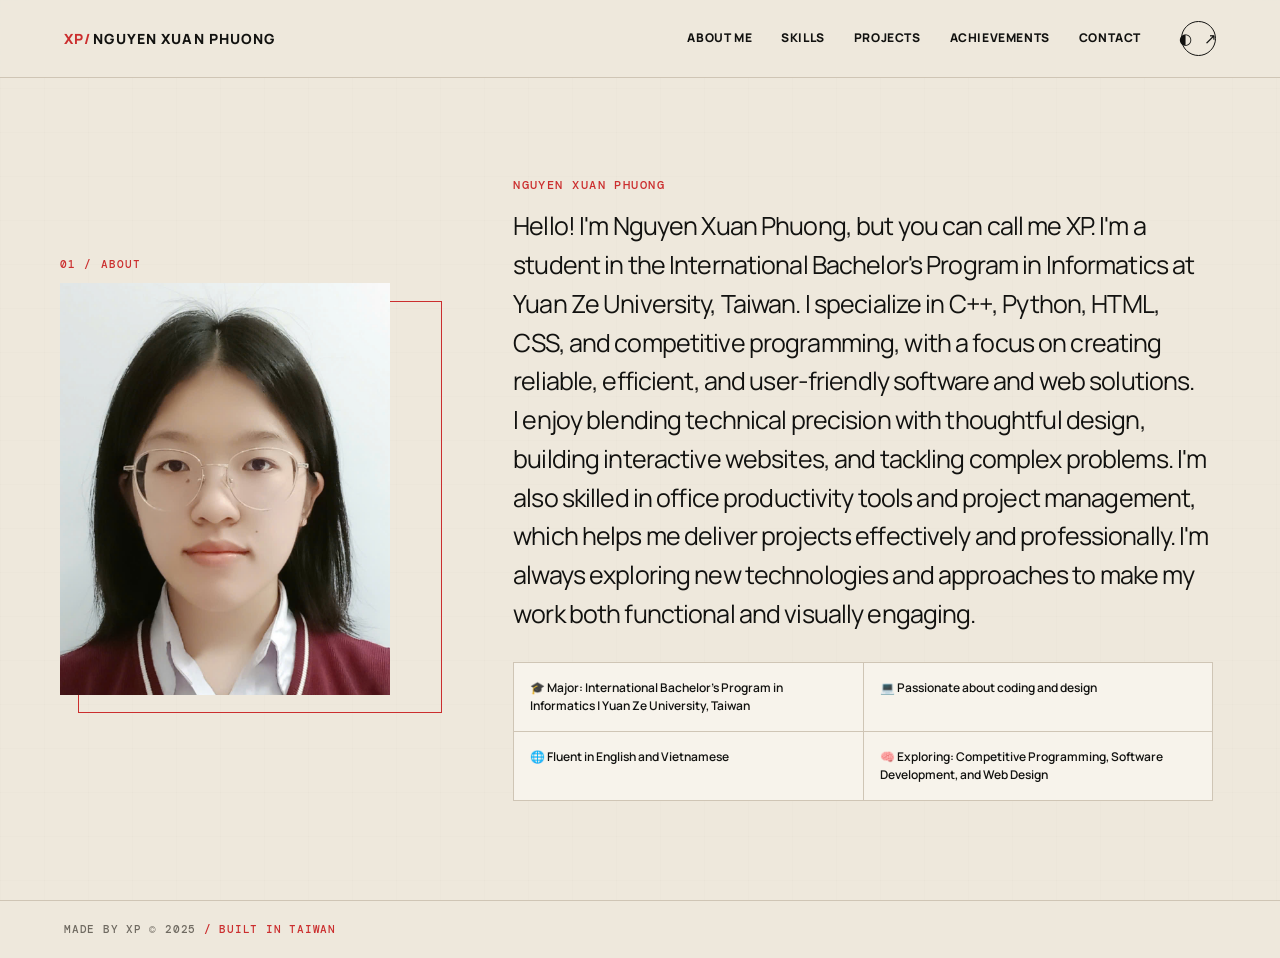
<file: index.html>
<!DOCTYPE html>
<html lang="en">
  <head>
    <meta charset="UTF-8" />
    <meta name="viewport" content="width=device-width, initial-scale=1.0" />
    <title>XP's Portfolio - About Me</title>
    <link rel="stylesheet" href="css/style.css" />
  </head>
  <body class="light-mode">
    <header>
      <h1>Nguyen Xuan Phuong</h1>
      <nav>
        <ul>
          <li><a href="index.html">About Me</a></li>
          <li><a href="skills.html">Skills</a></li>
          <li><a href="projects.html">Projects</a></li>
          <li><a href="achievements.html">Achievements</a></li>
          <li><a href="contact.html">Contact</a></li>
        </ul>
      </nav>
      <button id="toggle-theme" class="btn">🌙</button>
    </header>

    <!-- About Me / Summary -->
    <section id="about">
      <div class="about-container">
        <div class="about-image">
          <img src="images/photo.jpg" alt="XP" />
        </div>
        <div class="about-text">
          <p>
            Hello! I'm Nguyen Xuan Phuong, but you can call me XP. I'm a student
            in the International Bachelor's Program in Informatics at Yuan Ze
            University, Taiwan. I specialize in C++, Python, HTML, CSS, and
            competitive programming, with a focus on creating reliable,
            efficient, and user-friendly software and web solutions.<br />I
            enjoy blending technical precision with thoughtful design, building
            interactive websites, and tackling complex problems. I'm also
            skilled in office productivity tools and project management, which
            helps me deliver projects effectively and professionally. I'm always
            exploring new technologies and approaches to make my work both
            functional and visually engaging.
          </p>
          <div class="fun-facts">
            <div class="fact">
              🎓 Major: International Bachelor's Program in Informatics | Yuan
              Ze University, Taiwan
            </div>
            <div class="fact">💻 Passionate about coding and design</div>
            <div class="fact">🌐 Fluent in English and Vietnamese</div>
            <div class="fact">
              🧠 Exploring: Competitive Programming, Software Development, and
              Web Design
            </div>
          </div>
        </div>
      </div>
    </section>

    <footer>
      <p>Made by XP © 2025</p>
    </footer>

    <canvas id="particles"></canvas>
    <script src="js/main.js"></script>
  </body>
</html>
</file>
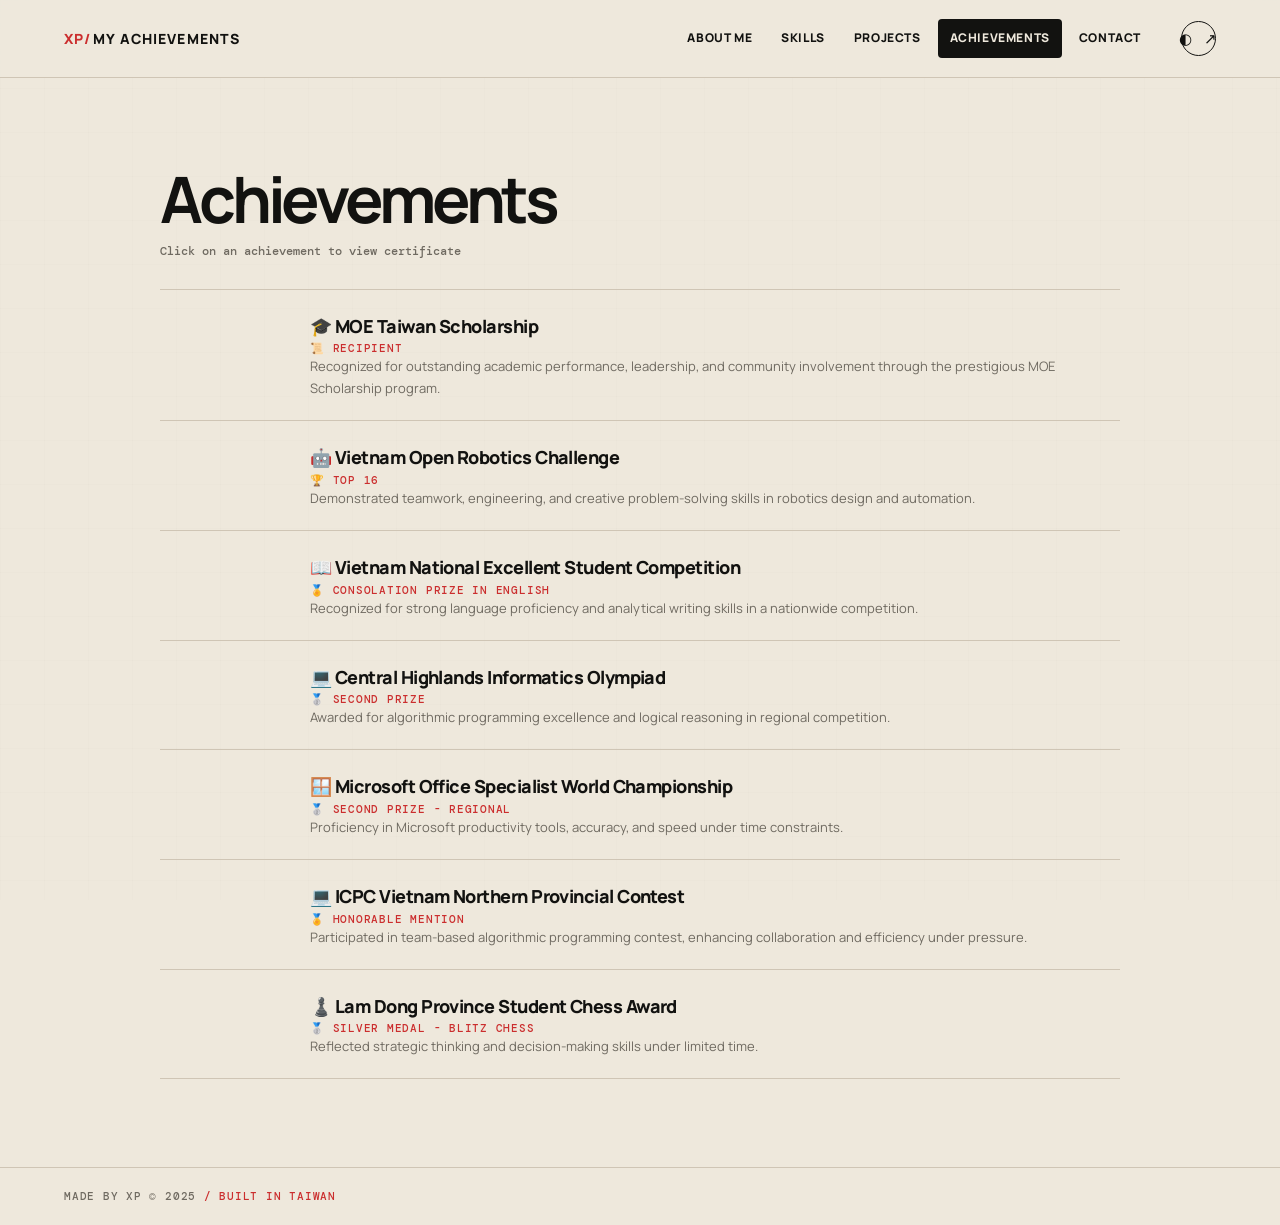
<file: achievements.html>
<!DOCTYPE html>
<html lang="en">
  <head>
    <meta charset="UTF-8" />
    <meta name="viewport" content="width=device-width, initial-scale=1.0" />
    <title>XP's Portfolio - Achievements</title>
    <link rel="stylesheet" href="css/style.css" />
  </head>
  <body>
    <header>
      <h1>My Achievements</h1>
      <nav>
        <ul>
          <li><a href="index.html">About Me</a></li>
          <li><a href="skills.html">Skills</a></li>
          <li><a href="projects.html">Projects</a></li>
          <li><a href="achievements.html" class="active">Achievements</a></li>
          <li><a href="contact.html">Contact</a></li>
        </ul>
      </nav>
      <button id="toggle-theme" class="btn">🌙</button>
    </header>

    <section id="achievements">
  <h2>Achievements</h2>
  <div class="achievement-note">Click on an achievement to view certificate</div>

  <div class="achievements-container">
    <div class="achievement-card" data-certificate="images/moe-cert.jpg">
      <div class="achievement-prize">🎓 MOE Taiwan Scholarship</div>
      <div class="achievement-title">📜 Recipient</div>
      <div class="achievement-info">
        Recognized for outstanding academic performance, leadership, and community involvement through the prestigious MOE Scholarship program.
      </div>
    </div>

    <div class="achievement-card" data-certificate="images/robotics-cert.jpg">
      <div class="achievement-prize">🤖 Vietnam Open Robotics Challenge</div>
      <div class="achievement-title">🏆 Top 16</div>
      <div class="achievement-info">
        Demonstrated teamwork, engineering, and creative problem-solving skills in robotics design and automation.
      </div>
    </div>

    <div class="achievement-card" data-certificate="images/english-cert.jpg">
      <div class="achievement-prize">📖 Vietnam National Excellent Student Competition</div>
      <div class="achievement-title">🏅 Consolation Prize in English</div>
      <div class="achievement-info">
        Recognized for strong language proficiency and analytical writing skills in a nationwide competition.
      </div>
    </div>

    <div class="achievement-card" data-certificate="images/informatics-cert.jpg">
      <div class="achievement-prize">💻 Central Highlands Informatics Olympiad</div>
      <div class="achievement-title">🥈 Second Prize</div>
      <div class="achievement-info">
        Awarded for algorithmic programming excellence and logical reasoning in regional competition.
      </div>
    </div>

    <div class="achievement-card" data-certificate="images/mos-cert.jpg">
      <div class="achievement-prize">🪟 Microsoft Office Specialist World Championship</div>
      <div class="achievement-title">🥈 Second Prize - Regional</div>
      <div class="achievement-info">
        Proficiency in Microsoft productivity tools, accuracy, and speed under time constraints.
      </div>
    </div>

    <div class="achievement-card" data-certificate="images/icpc-cert.jpg">
      <div class="achievement-prize">💻 ICPC Vietnam Northern Provincial Contest</div>
      <div class="achievement-title">🏅 Honorable Mention</div>
      <div class="achievement-info">
        Participated in team-based algorithmic programming contest, enhancing collaboration and efficiency under pressure.
      </div>
    </div>

    <div class="achievement-card" data-certificate="images/chess-cert.jpg">
      <div class="achievement-prize">♟️ Lam Dong Province Student Chess Award</div>
      <div class="achievement-title">🥈 Silver Medal - Blitz Chess</div>
      <div class="achievement-info">
        Reflected strategic thinking and decision-making skills under limited time.
      </div>
    </div>
  </div>
</section>

    <!-- Certificate Modal -->
    <div id="certificate-modal" class="modal">
      <span class="close">&times;</span>
      <img class="modal-content" id="certificate-image" />
    </div>

    <footer>
      <p>Made by XP © 2025</p>
    </footer>

    <canvas id="particles"></canvas>
    <script src="js/main.js"></script>
  </body>
</html>
</file>
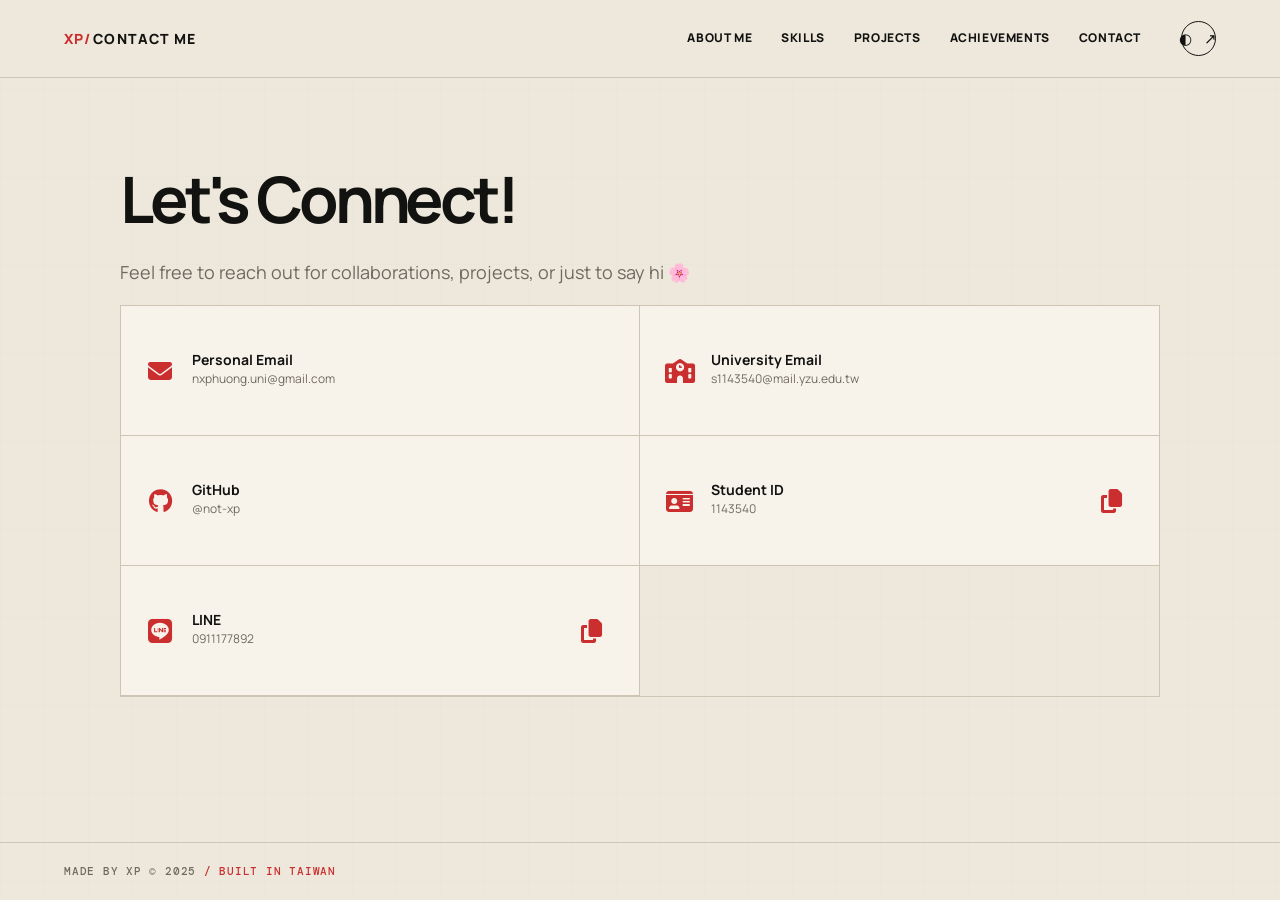
<file: contact.html>
<!DOCTYPE html>
<html lang="en">
  <head>
    <meta charset="UTF-8" />
    <meta name="viewport" content="width=device-width, initial-scale=1.0" />
    <title>XP's Portfolio - Contact</title>
    <link
      rel="stylesheet"
      href="https://cdnjs.cloudflare.com/ajax/libs/font-awesome/6.5.0/css/all.min.css"
    />
    <link rel="stylesheet" href="css/style.css" />
  </head>
  <body class="light-mode">
    <header>
      <h1>Contact Me</h1>
      <nav>
        <ul>
          <li><a href="index.html">About Me</a></li>
          <li><a href="skills.html">Skills</a></li>
          <li><a href="projects.html">Projects</a></li>
          <li><a href="achievements.html">Achievements</a></li>
          <li><a href="contact.html">Contact</a></li>
        </ul>
      </nav>
      <button id="toggle-theme" class="btn">🌙</button>
    </header>

    <section id="contact">
      <h2>Let's Connect!</h2>
      <p class="contact-intro">
        Feel free to reach out for collaborations, projects, or just to say hi
        🌸
      </p>

      <div class="contact-cards">
        <a href="mailto:nxphuong.uni@gmail.com" class="contact-card">
          <i class="fas fa-envelope"></i>
          <div class="contact-info">
            <h3>Personal Email</h3>
            <p>nxphuong.uni@gmail.com</p>
          </div>
        </a>

        <a href="mailto:s1143540@mail.yzu.edu.tw" class="contact-card">
          <i class="fas fa-school"></i>
          <div class="contact-info">
            <h3>University Email</h3>
            <p>s1143540@mail.yzu.edu.tw</p>
          </div>
        </a>

        <a
          href="https://github.com/not-xp"
          target="_blank"
          class="contact-card"
        >
          <i class="fab fa-github"></i>
          <div class="contact-info">
            <h3>GitHub</h3>
            <p>@not-xp</p>
          </div>
        </a>

        <div class="contact-card">
          <i class="fas fa-id-card"></i>
          <div class="contact-info">
            <h3>Student ID</h3>
            <p id="student-id">1143540</p>
          </div>
          <button
            class="copy-btn"
            data-copy="student-id"
            title="Copy Student ID"
          >
            <i class="fas fa-copy"></i>
          </button>
        </div>

        <div class="contact-card">
          <i class="fab fa-line"></i>
          <div class="contact-info">
            <h3>LINE</h3>
            <p id="line-number">0911177892</p>
          </div>
          <button
            class="copy-btn"
            data-copy="line-number"
            title="Copy LINE Number"
          >
            <i class="fas fa-copy"></i>
          </button>
        </div>
      </div>
    </section>

    <footer>
      <p>Made by XP © 2025</p>
    </footer>

    <canvas id="particles"></canvas>
    <script src="js/main.js"></script>

  </body>
</html>
</file>
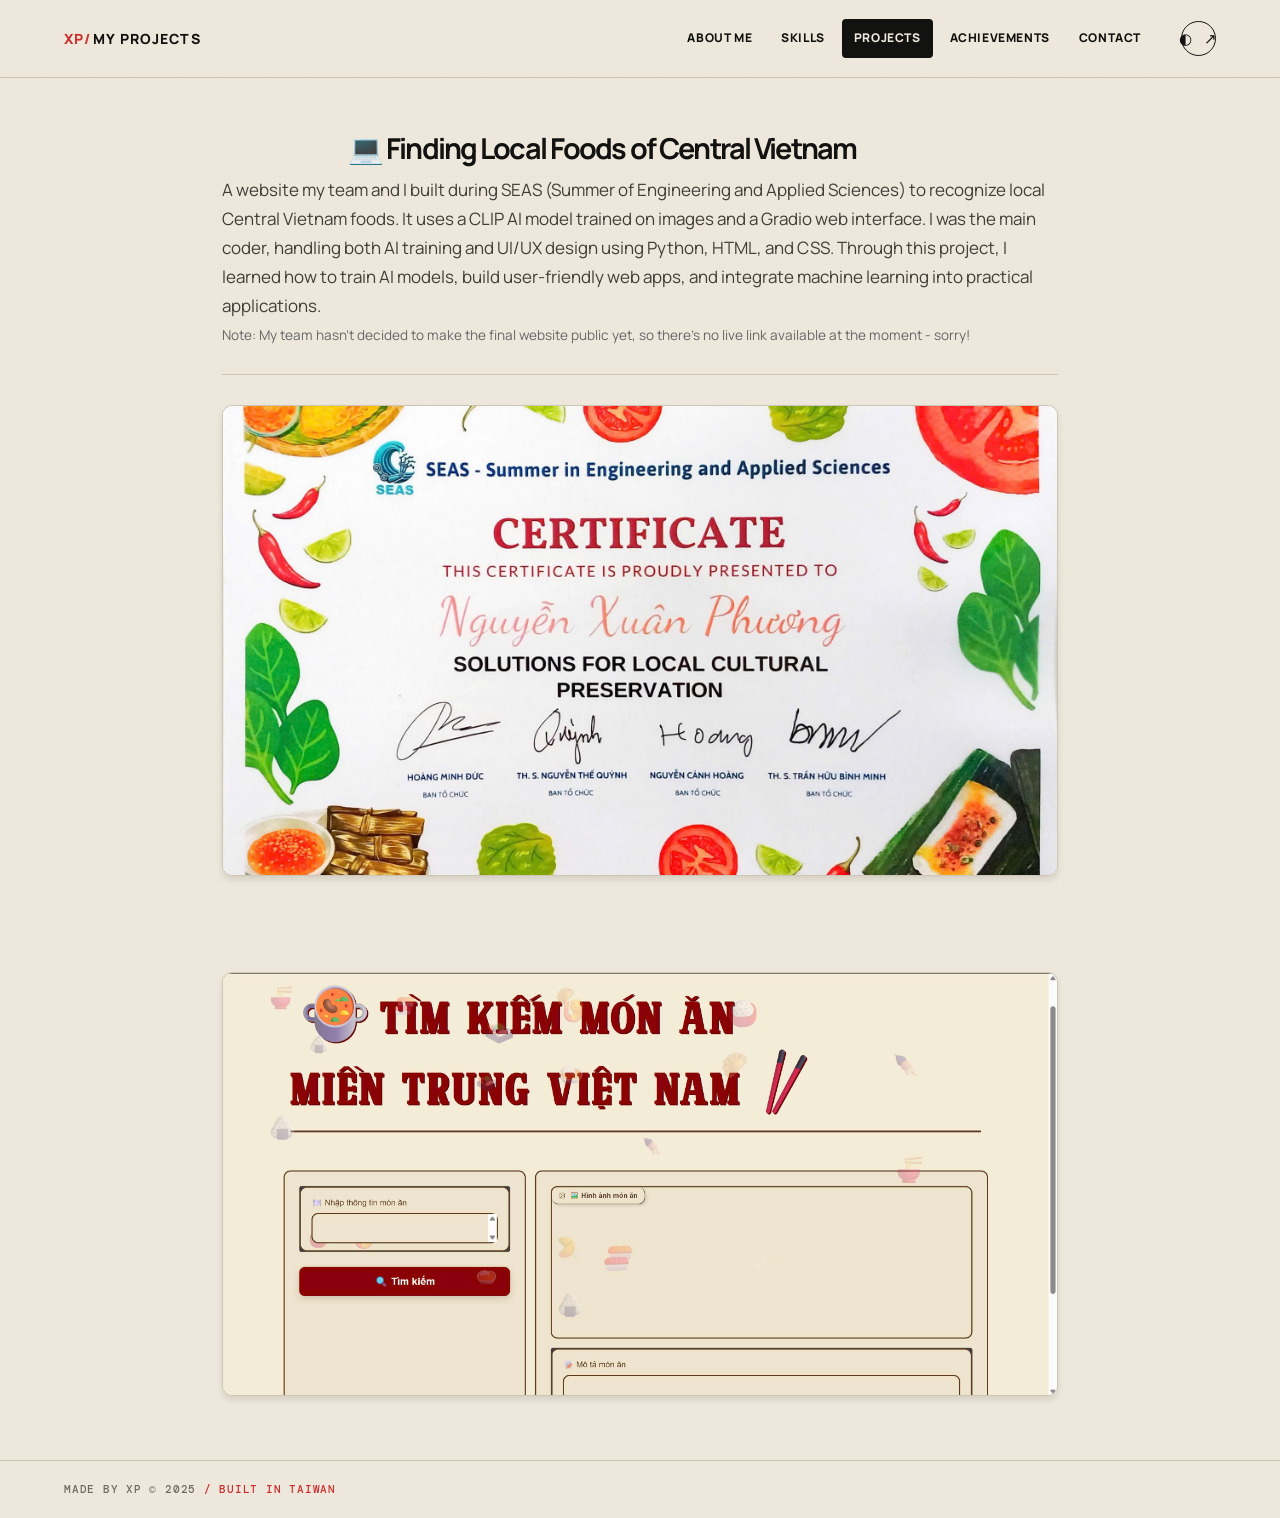
<file: project1.html>
<!DOCTYPE html>
<html lang="en">
  <head>
    <meta charset="UTF-8" />
    <meta name="viewport" content="width=device-width, initial-scale=1.0" />
    <title>XP's Portfolio - Finding Local Foods of Central Vietnam</title>
    <link rel="stylesheet" href="css/style.css" />
    <style>
      .project-container h2 {
        text-align: center; /* centers the title */
        margin: -0.5rem 0; /* reduces top and bottom spacing */
        font-size: 1.8rem; /* optional: adjust size if needed */
      }

      body.dark-mode h2 {
        color: #f0e6ff;
      }

      /* Project-specific styling */
      .project-container {
        max-width: 900px;
        margin: 2rem auto;
        padding: 2rem;
      }

      .project-images {
        display: flex;
        flex-wrap: wrap;
        gap: 6rem;
      }

      .project-images img {
        flex: 1 1 45%; /* each image takes ~45% of the row, adjusts for screen */
        max-width: 400px;
        aspect-ratio: 16 / 9; /* forces same ratio for all images */
        object-fit: cover; /* crops or scales image to fit nicely */
        border-radius: 10px;
        transition: transform 0.5s ease, box-shadow 0.5s ease;
        cursor: pointer;
        box-shadow: 0 4px 6px rgba(0, 0, 0, 0.1);
      }

      /* Certificate image stays full width */
      .project-images img:last-child {
        flex: 1 1 100%;
        aspect-ratio: auto;
        object-fit: contain;
      }

      .project-images img:hover {
        transform: scale(2); /* zoom in slightly */
        box-shadow: 0 8px 15px rgba(0, 0, 0, 0.2); /* bigger shadow on hover */
      }

      @media (max-width: 600px) {
        .project-images img {
          flex: 1 1 100%; /* stack images on small screens */
        }
      }
    </style>
  </head>
  <body class="light-mode">
    <header>
      <h1>My Projects</h1>
      <nav>
        <ul>
          <li><a href="index.html">About Me</a></li>
          <li><a href="skills.html">Skills</a></li>
          <li><a href="projects.html" class="active">Projects</a></li>
          <li><a href="achievements.html">Achievements</a></li>
          <li><a href="contact.html">Contact</a></li>
        </ul>
      </nav>
      <button id="toggle-theme" class="btn">🌙</button>
    </header>

    <section class="project-container">
      <h2>💻 Finding Local Foods of Central Vietnam</h2>
      <p>
        A website my team and I built during SEAS (Summer of Engineering and
        Applied Sciences) to recognize local Central Vietnam foods. It uses a
        CLIP AI model trained on images and a Gradio web interface. I was
        the main coder, handling both AI training and UI/UX design using Python,
        HTML, and CSS. Through this project, I learned how to train AI models,
        build user-friendly web apps, and integrate machine learning into
        practical applications.<br /><span style="font-size: 0.8em; color: #666"
          >Note: My team hasn't decided to make the final website public yet, so
          there's no live link available at the moment - sorry!</span
        >
      </p>

      <div class="project-images">
        <img
          src="images/project-1-cert.jpg"
          alt="Project Webpage Screenshot 1"
        />
        <img
          src="images/project-1-web.jpg"
          alt="Project Webpage Screenshot 2"
        />
      </div>
    </section>

    <footer>
      <p>Made by XP © 2025</p>
    </footer>

    <canvas id="particles"></canvas>
    <script src="js/main.js"></script>
  </body>
</html>
</file>
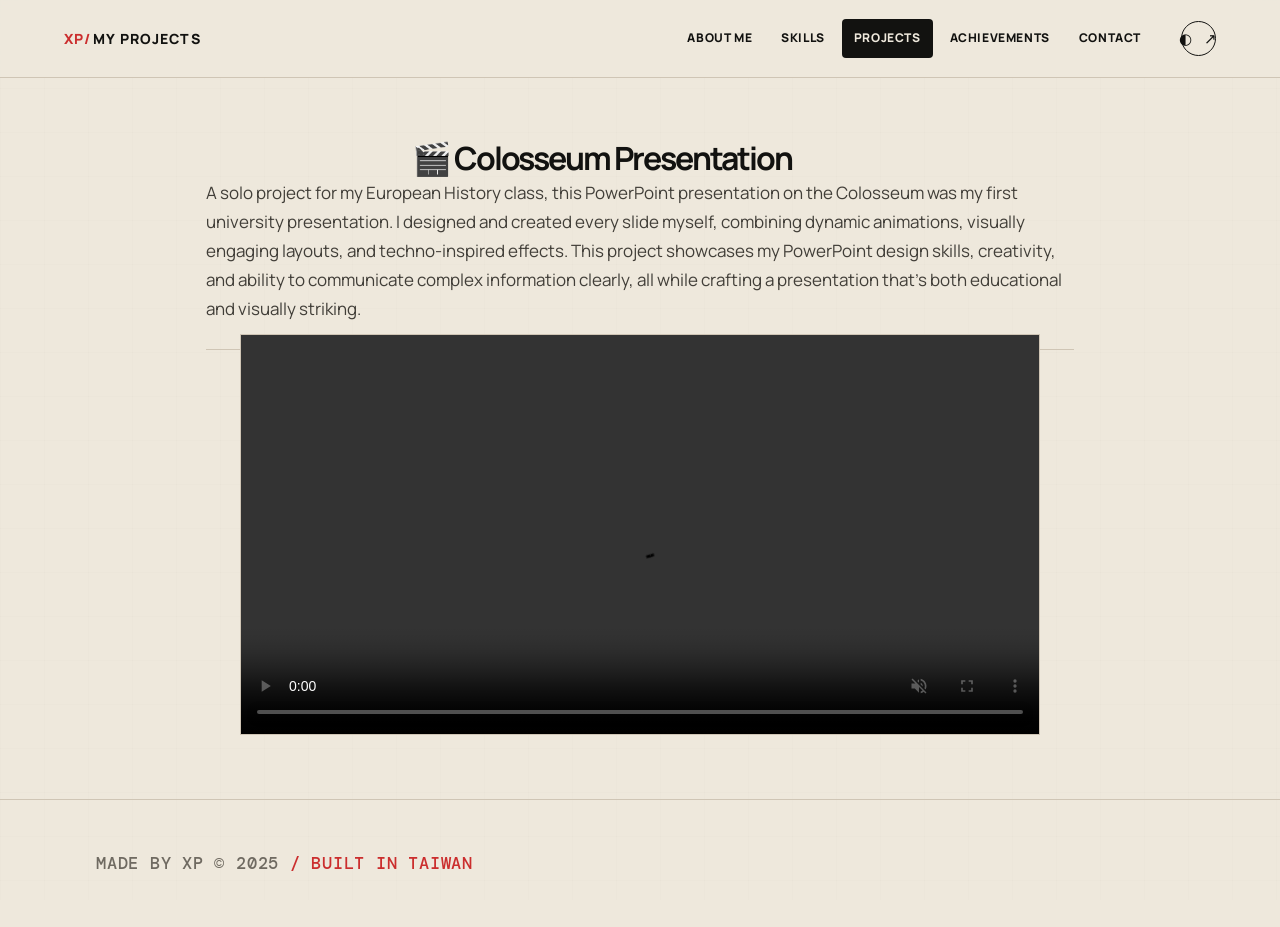
<file: project2.html>
<!DOCTYPE html>
<html lang="en">
  <head>
    <meta charset="UTF-8" />
    <meta name="viewport" content="width=device-width, initial-scale=1.0" />
    <title>XP's Portfolio - Project 2: Colosseum Presentation</title>
    <link rel="stylesheet" href="css/style.css" />
    <style>
      .project-container {
        max-width: 900px;
        margin: 2rem auto;
        padding: 1rem;
      }

      .project-container h2 {
        text-align: center;
        margin: 1rem 1rem;
        font-size: 2rem;
      }

      body.dark-mode h2 {
        color: #f0e6ff;
      }

      video {
        display: block;
        margin: 1rem auto;
        width: 100%;
        max-width: 800px;
        border-radius: 10px;
        box-shadow: 0 4px 6px rgba(0, 0, 0, 0.1);
      }

      p {
        text-align: justified;
        font-size: 1.05rem;
        padding: 2rem;
        margin: -2rem auto;
      }
    </style>
  </head>
  <body class="light-mode">
    <header>
      <h1>My Projects</h1>
      <nav>
        <ul>
          <li><a href="index.html">About Me</a></li>
          <li><a href="skills.html">Skills</a></li>
          <li><a href="projects.html" class="active">Projects</a></li>
          <li><a href="achievements.html">Achievements</a></li>
          <li><a href="contact.html">Contact</a></li>
        </ul>
      </nav>
      <button id="toggle-theme" class="btn">🌙</button>
    </header>

    <section class="project-container">
      <h2>🎬 Colosseum Presentation</h2>
      <p>
        A solo project for my European History class, this PowerPoint
        presentation on the Colosseum was my first university presentation. I
        designed and created every slide myself, combining dynamic animations,
        visually engaging layouts, and techno-inspired effects. This project
        showcases my PowerPoint design skills, creativity, and ability to
        communicate complex information clearly, all while crafting a
        presentation that's both educational and visually striking.
      </p>

      <video controls autoplay loop muted>
        <source src="images/project-2-colosseum.mp4" type="video/mp4" />
        Your browser does not support the video tag.
      </video>
    </section>

    <footer>
      <p>Made by XP © 2025</p>
    </footer>

    <canvas id="particles"></canvas>
    <script src="js/main.js"></script>
  </body>
</html>
</file>
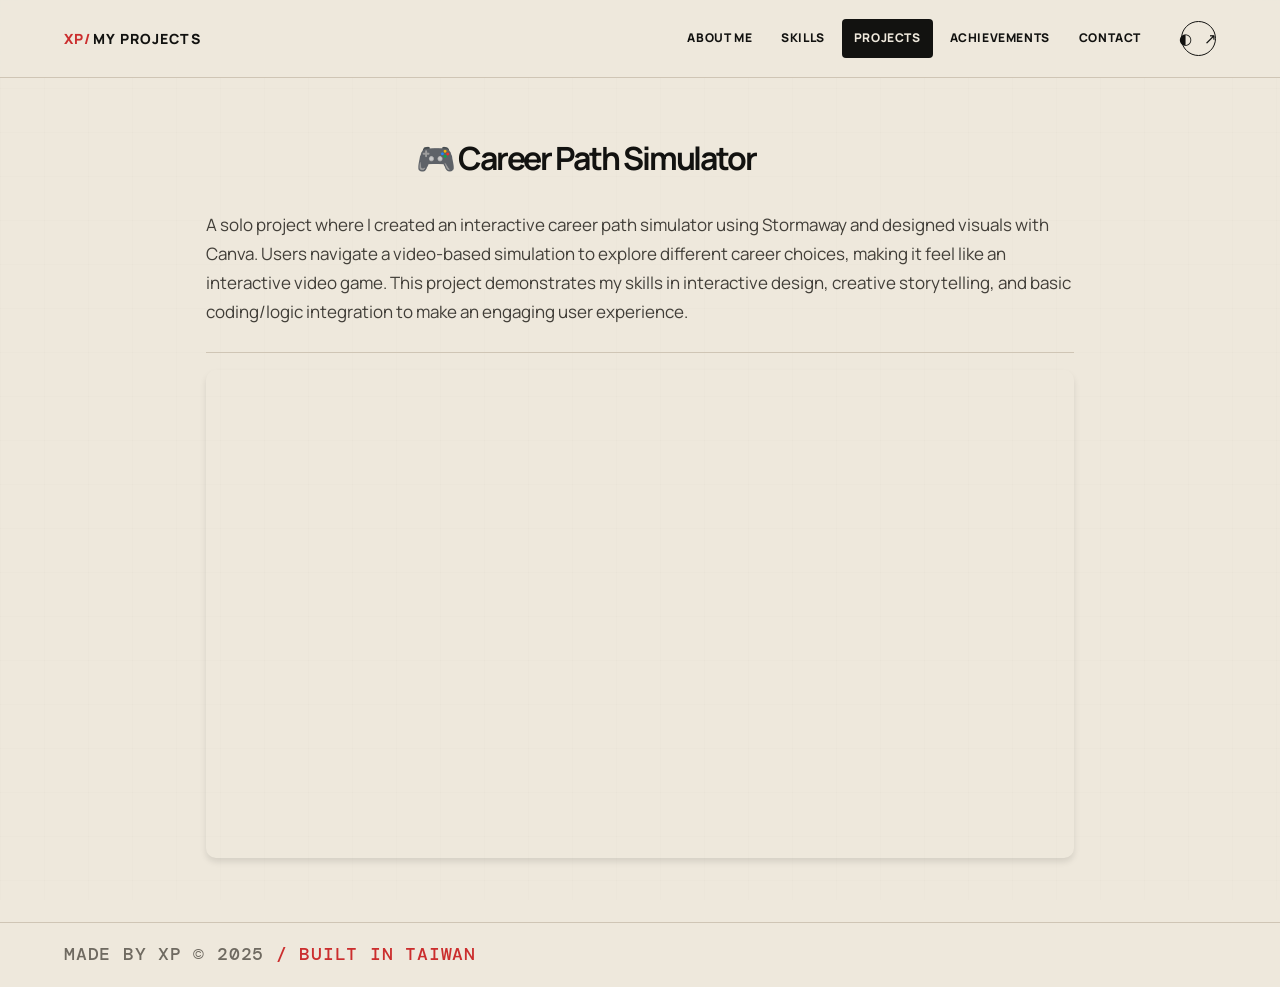
<file: project3.html>
<!DOCTYPE html>
<html lang="en">
  <head>
    <meta charset="UTF-8" />
    <meta name="viewport" content="width=device-width, initial-scale=1.0" />
    <title>XP's Portfolio - Project 3: Career Path Simulator</title>
    <link rel="stylesheet" href="css/style.css" />
    <style>
      .project-container {
        max-width: 900px;
        margin: 2rem auto;
        padding: 1rem;
      }

      .project-container h2 {
        text-align: center;
        margin: 1rem 0;
        font-size: 2rem;
      }

      .iframe-wrapper {
        position: relative;
        width: 100%;
        padding-bottom: 56.25%; /* 16:9 aspect ratio */
        margin: 1rem 0;
      }

      .iframe-wrapper iframe {
        position: absolute;
        top: 0;
        left: 0;
        width: 100%;
        height: 100%;
        border: none;
        border-radius: 10px;
        box-shadow: 0 4px 6px rgba(0, 0, 0, 0.1);
      }

      p {
        font-size: 1.1rem;
        text-align: justified;
      }

      /* Optional dark mode for h2 */
      body.dark-mode h2 {
        color: #f0f0f0;
      }
    </style>
  </head>
  <body class="light-mode">
    <header>
      <h1>My Projects</h1>
      <nav>
        <ul>
          <li><a href="index.html">About Me</a></li>
          <li><a href="skills.html">Skills</a></li>
          <li><a href="projects.html" class="active">Projects</a></li>
          <li><a href="achievements.html">Achievements</a></li>
          <li><a href="contact.html">Contact</a></li>
        </ul>
      </nav>
      <button id="toggle-theme" class="btn">🌙</button>
    </header>

    <section class="project-container">
      <h2>🎮 Career Path Simulator</h2>
      <p>
        A solo project where I created an interactive career path simulator
        using Stormaway and designed visuals with Canva. Users navigate a
        video-based simulation to explore different career choices, making it
        feel like an interactive video game. This project demonstrates my skills
        in interactive design, creative storytelling, and basic coding/logic
        integration to make an engaging user experience.
      </p>

      <div class="iframe-wrapper">
        <iframe
          src="https://player.stornaway.io/watch/b578e9a5"
          allowfullscreen
        ></iframe>
      </div>
    </section>

    <footer>
      <p>Made by XP © 2025</p>
    </footer>

    <canvas id="particles"></canvas>
    <script src="js/main.js"></script>
  </body>
</html>
</file>
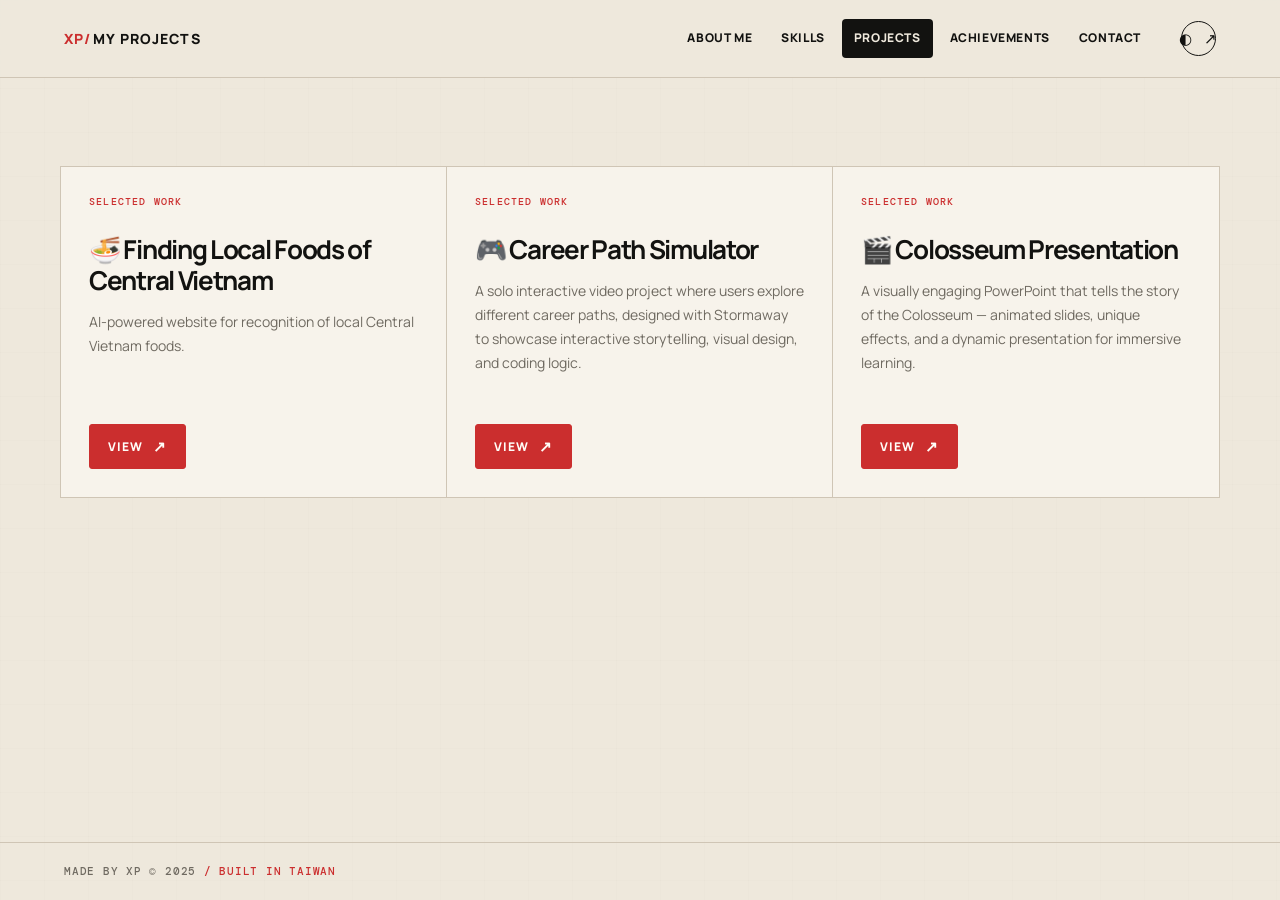
<file: projects.html>
<!DOCTYPE html>
<html lang="en">
  <head>
    <meta charset="UTF-8" />
    <meta name="viewport" content="width=device-width, initial-scale=1.0" />
    <title>XP's Portfolio - Projects</title>
    <link rel="stylesheet" href="css/style.css" />
  </head>
  <body class="light-mode">
    <header>
      <h1>My Projects</h1>
      <nav>
        <ul>
          <li><a href="index.html">About Me</a></li>
          <li><a href="skills.html">Skills</a></li>
          <li><a href="projects.html" class="active">Projects</a></li>
          <li><a href="achievements.html">Achievements</a></li>
          <li><a href="contact.html">Contact</a></li>
        </ul>
      </nav>
      <button id="toggle-theme" class="btn">🌙</button>
    </header>

    <section id="projects-section">
      <div class="project-card">
        <!-- Project 1 -->
        <div class="project">
          <h3>🍜 Finding Local Foods of Central Vietnam</h3>
          <p>
            AI-powered website for recognition of local Central Vietnam foods.
          </p>
          <a href="project1.html" class="btn">View</a>
        </div>

        <!-- Project 3 -->
        <div class="project">
          <h3>🎮 Career Path Simulator</h3>
          <p>
            A solo interactive video project where users explore different
            career paths, designed with Stormaway to showcase
            interactive storytelling, visual design, and coding logic.
          </p>
          <a href="project3.html" class="btn">View</a>
        </div>

        <!-- Project 2 -->
        <div class="project">
          <h3>🎬 Colosseum Presentation</h3>
          <p>
            A visually engaging PowerPoint that tells the story of the Colosseum
            — animated slides, unique effects, and a dynamic presentation for
            immersive learning.
          </p>
          <a href="project2.html" class="btn">View</a>
        </div>

      </div>
    </section>

    <footer>
      <p>Made by XP © 2025</p>
    </footer>

    <canvas id="particles"></canvas>
    <script src="js/main.js"></script>
  </body>
</html>
</file>
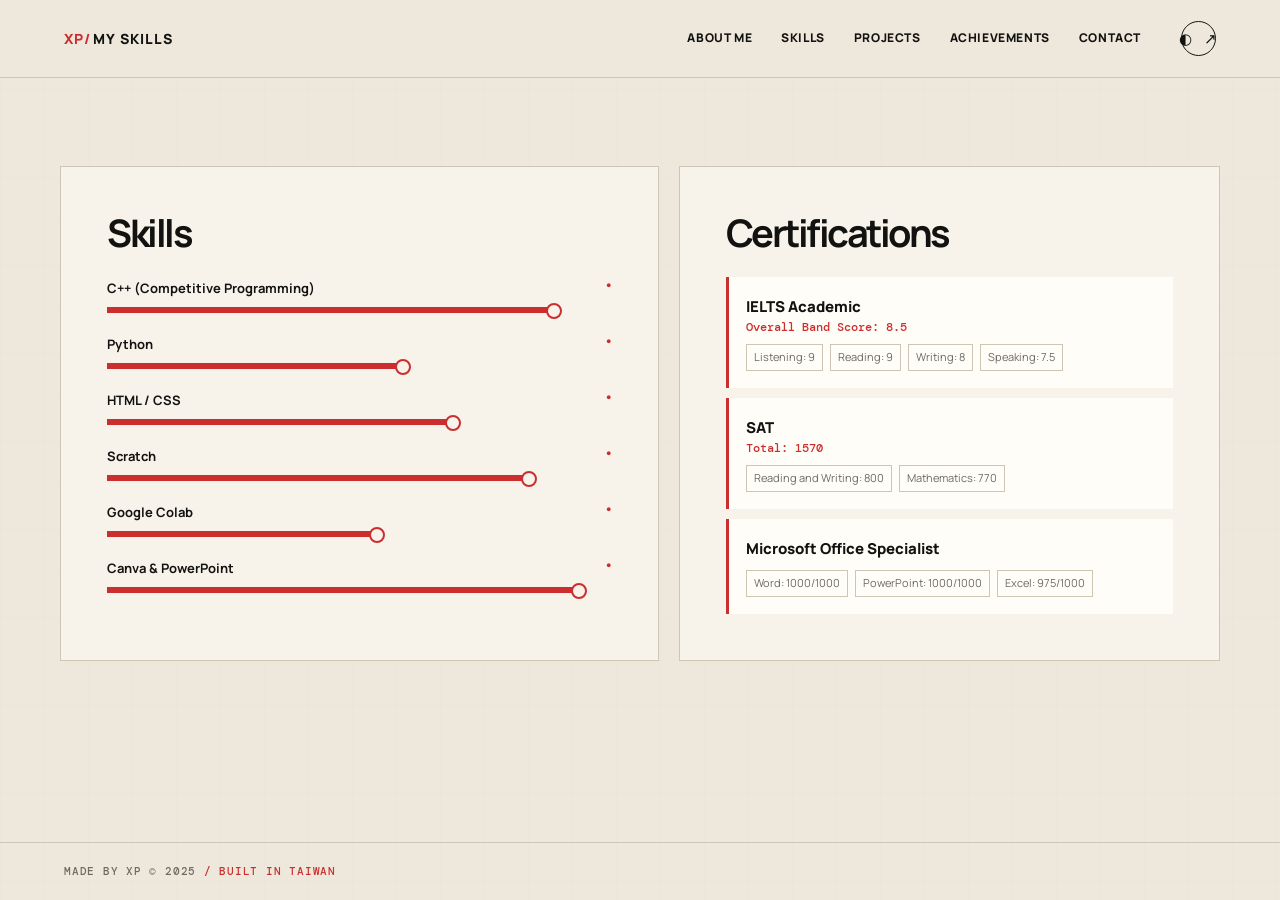
<file: skills.html>
<!DOCTYPE html>
<html lang="en">
  <head>
    <meta charset="UTF-8" />
    <meta name="viewport" content="width=device-width, initial-scale=1.0" />
    <title>XP's Portfolio - Skills</title>
    <link rel="stylesheet" href="css/style.css" />
  </head>
  <body class="light-mode">
    <header>
      <h1>My Skills</h1>
      <nav>
        <ul>
          <li><a href="index.html">About Me</a></li>
          <li><a href="skills.html">Skills</a></li>
          <li><a href="projects.html">Projects</a></li>
          <li><a href="achievements.html">Achievements</a></li>
          <li><a href="contact.html">Contact</a></li>
        </ul>
      </nav>
      <button id="toggle-theme" class="btn">🌙</button>
    </header>

    <!-- Skills & Certifications Section -->
    <section id="skills-section">
      <div class="skills-container">
        <!-- Skills Column -->
        <div class="skills-column skills-card">
          <h2>Skills</h2>
          <div class="skill">
            <span>C++ (Competitive Programming)</span>
            <div class="skill-bar" style="width: 90%"></div>
          </div>
          <div class="skill">
            <span>Python</span>
            <div class="skill-bar" style="width: 60%"></div>
          </div>
          <div class="skill">
            <span>HTML / CSS</span>
            <div class="skill-bar" style="width: 70%"></div>
          </div>
          <div class="skill">
            <span>Scratch</span>
            <div class="skill-bar" style="width: 85%"></div>
          </div>
          <div class="skill">
            <span>Google Colab</span>
            <div class="skill-bar" style="width: 55%"></div>
          </div>
          <div class="skill">
            <span>Canva & PowerPoint</span>
            <div class="skill-bar" style="width: 95%"></div>
          </div>
        </div>

        <!-- Certifications Column -->
        <div class="certifications-column skills-card">
          <h2>Certifications</h2>
          <div class="certification-list">
            <div class="cert-item">
              <span class="cert-title">IELTS Academic</span>
              <span class="cert-detail">Overall Band Score: 8.5</span>
              <div class="cert-sub">
                <span class="cert-tag">Listening: 9</span>
                <span class="cert-tag">Reading: 9</span>
                <span class="cert-tag">Writing: 8</span>
                <span class="cert-tag">Speaking: 7.5</span>
              </div>
            </div>
            <div class="cert-item">
              <span class="cert-title">SAT</span>
              <span class="cert-detail">Total: 1570</span>
              <div class="cert-sub">
                <span class="cert-tag">Reading and Writing: 800</span>
                <span class="cert-tag">Mathematics: 770</span>
              </div>
            </div>
            <div class="cert-item">
              <span class="cert-title">Microsoft Office Specialist</span>
              <div class="cert-sub">
                <span class="cert-tag">Word: 1000/1000</span>
                <span class="cert-tag">PowerPoint: 1000/1000</span>
                <span class="cert-tag">Excel: 975/1000</span>
              </div>
            </div>
          </div>
        </div>
      </div>
    </section>

    <footer>
      <p>Made by XP © 2025</p>
    </footer>

    <canvas id="particles"></canvas>
    <script src="js/main.js"></script>
  </body>
</html>
</file>
<file: css/style.css>
@import url("https://fonts.googleapis.com/css2?family=DM+Mono:wght@400;500&family=Manrope:wght@400;500;600;700;800&display=swap");

:root { --ink:#121210; --paper:#eee8dc; --card:#f7f3eb; --line:#cfc5b5; --muted:#6f6a61; --red:#cb2e2e; --red-dark:#9e1d1d; --white:#fffdf8; }
* { box-sizing:border-box; }
html { scroll-behavior:smooth; }
body { margin:0; min-height:100vh; background:var(--paper); color:var(--ink); font:400 15px/1.7 Manrope, sans-serif; display:flex; flex-direction:column; }
body::before { content:""; position:fixed; inset:0; pointer-events:none; opacity:.32; background-image:linear-gradient(rgba(18,18,16,.035) 1px, transparent 1px),linear-gradient(90deg,rgba(18,18,16,.035) 1px,transparent 1px); background-size:44px 44px; z-index:-1; }
header { min-height:78px; padding:0 clamp(20px,5vw,72px); display:flex; align-items:center; gap:28px; position:sticky; top:0; z-index:20; background:rgba(238,232,220,.9); border-bottom:1px solid var(--line); backdrop-filter:blur(16px); }
header h1 { margin:0; font-size:14px; line-height:1; letter-spacing:.08em; text-transform:uppercase; font-weight:800; white-space:nowrap; }
header h1::before { content:"XP/"; color:var(--red); margin-right:2px; }
nav { margin-left:auto; } nav ul { padding:0; margin:0; display:flex; align-items:center; list-style:none; gap:5px; }
nav a { color:var(--ink); text-decoration:none; display:inline-block; padding:9px 12px; font-size:12px; font-weight:800; letter-spacing:.05em; text-transform:uppercase; border-radius:4px; transition:background .2s,color .2s; }
nav a:hover,nav a.active { background:var(--ink); color:var(--paper); }
#toggle-theme { width:35px; height:35px; flex:0 0 35px; padding:0; border:1px solid var(--ink); border-radius:50%; background:transparent; color:var(--ink); font:inherit; cursor:pointer; transition:transform .2s,background .2s,color .2s; }
#toggle-theme:hover { transform:rotate(20deg); background:var(--red); border-color:var(--red); color:#fff; }
section { width:min(1160px,calc(100% - 40px)); margin:clamp(36px,7vw,88px) auto; }
h2,h3,p { margin-top:0; } h2 { font-size:clamp(34px,5vw,68px); line-height:1.04; letter-spacing:-.065em; margin-bottom:24px; } h3 { line-height:1.2; }
.btn,button { font:800 12px/1 Manrope,sans-serif; letter-spacing:.08em; text-transform:uppercase; cursor:pointer; }
.btn { display:inline-flex; align-items:center; justify-content:center; padding:14px 18px; text-decoration:none; color:var(--white); background:var(--red); border:1px solid var(--red); border-radius:3px; transition:transform .2s,background .2s,border-color .2s; }
.btn::after { content:"↗"; margin-left:10px; font-size:15px; transition:transform .2s; } .btn:hover { transform:translate(-3px,-3px); background:var(--red-dark); border-color:var(--red-dark); box-shadow:4px 4px 0 var(--ink); }.btn:hover::after { transform:translate(2px,-2px); }
footer { margin-top:auto; padding:23px clamp(20px,5vw,72px); border-top:1px solid var(--line); display:flex; justify-content:space-between; font:500 11px/1 DM Mono,monospace; text-transform:uppercase; letter-spacing:.07em; color:var(--muted); } footer p { margin:0; } footer p::after { content:" / Built in Taiwan"; color:var(--red); }
#particles { display:none; }

/* Home */
#about { min-height:calc(100vh - 78px); display:grid; align-items:center; margin-top:0; margin-bottom:0; }
.about-container { display:grid; grid-template-columns:minmax(230px,.72fr) minmax(0,1.4fr); gap:clamp(32px,7vw,105px); align-items:center; }
.about-image { position:relative; }.about-image::before { content:"01 / ABOUT"; position:absolute; top:-26px; left:0; font:500 11px DM Mono,monospace; color:var(--red); letter-spacing:.1em; }.about-image::after { content:""; position:absolute; inset:18px -18px -18px 18px; border:1px solid var(--red); z-index:-1; }
#about img,.about-image img { display:block; width:100%; max-width:330px; aspect-ratio:4/5; object-fit:cover; border-radius:0; border:0; transition:filter .35s,transform .35s; }.about-image:hover img { transform:translate(-6px,-6px); }
.about-text { max-width:700px; }.about-text::before { content:"NGUYEN XUAN PHUONG"; display:block; color:var(--red); font:500 12px DM Mono,monospace; letter-spacing:.12em; margin-bottom:14px; }.about-text p { font-size:clamp(18px,2vw,25px); line-height:1.55; letter-spacing:-.035em; }
.fun-facts { display:grid; grid-template-columns:repeat(2,1fr); gap:1px; margin-top:28px; background:var(--line); border:1px solid var(--line); }.fact { background:var(--card); padding:16px; font-size:12px; line-height:1.5; font-weight:600; transition:background .2s,color .2s; }.fact:hover { background:var(--ink); color:var(--paper); }

/* Projects */
#projects-section { max-width:1160px; }.project-card { display:grid; grid-template-columns:repeat(3,1fr); border:1px solid var(--line); }.project { min-height:330px; padding:28px; background:var(--card); border-right:1px solid var(--line); display:flex; flex-direction:column; transition:background .25s,transform .25s; }.project:last-child { border-right:0; }.project:hover { background:var(--white); transform:translateY(-8px); }.project::before { content:"SELECTED WORK"; color:var(--red); font:500 10px DM Mono,monospace; letter-spacing:.12em; }.project h3 { font-size:26px; letter-spacing:-.05em; margin:26px 0 14px; }.project p { color:var(--muted); font-size:14px; }.project .btn { margin-top:auto; align-self:flex-start; }

/* Skills */
.skills-container { display:grid; grid-template-columns:1.05fr .95fr; gap:20px; }.skills-card { padding:clamp(25px,4vw,46px); border:1px solid var(--line); background:var(--card); }.skills-card h2 { font-size:38px; }.skill { margin:0 0 20px; }.skill span { display:flex; justify-content:space-between; font-weight:700; font-size:13px; }.skill span::after { content:"●"; color:var(--red); font-size:9px; }.skill-bar { height:6px; margin-top:8px; background:var(--red); position:relative; transform-origin:left; animation:grow .9s both; }.skill-bar::after { content:""; position:absolute; right:-1px; top:-4px; width:12px; height:12px; border:2px solid var(--red); background:var(--card); border-radius:50%; } @keyframes grow { from { transform:scaleX(0); } }
.certification-list { display:grid; gap:10px; }.cert-item { padding:17px; border-left:3px solid var(--red); background:var(--white); }.cert-title,.cert-detail { display:block; }.cert-title { font-weight:800; }.cert-detail { color:var(--red); font:500 12px DM Mono,monospace; }.cert-sub { display:flex; flex-wrap:wrap; gap:7px; margin-top:9px; }.cert-tag { padding:3px 7px; border:1px solid var(--line); color:var(--muted); font-size:11px; }

/* Achievements */
#achievements { max-width:960px; }.achievement-note { margin-top:-14px; margin-bottom:30px; color:var(--muted); font:500 12px DM Mono,monospace; }.achievements-container { border-top:1px solid var(--line); }.achievement-card { position:relative; padding:21px 24px 21px 150px; border-bottom:1px solid var(--line); cursor:pointer; transition:background .2s,padding-left .2s; }.achievement-card::before { content:"VIEW ↗"; position:absolute; left:0; top:24px; color:var(--red); font:500 11px DM Mono,monospace; opacity:0; transition:opacity .2s; }.achievement-card:hover { background:var(--card); padding-left:150px; }.achievement-card:hover::before { opacity:1; }.achievement-prize { font-weight:800; font-size:18px; letter-spacing:-.03em; }.achievement-title { color:var(--red); font:500 11px DM Mono,monospace; text-transform:uppercase; letter-spacing:.07em; }.achievement-info { color:var(--muted); font-size:13px; }
.modal { position:fixed; inset:0; z-index:50; padding:40px; background:rgba(18,18,16,.88); display:none; align-items:center; justify-content:center; }.modal-content { max-width:min(100%,1000px); max-height:88vh; object-fit:contain; background:#fff; }.modal .close { position:absolute; top:18px; right:26px; color:#fff; font-size:34px; line-height:1; cursor:pointer; }

/* Contact */
#contact { max-width:1040px; }.contact-intro { max-width:570px; font-size:18px; color:var(--muted); }.contact-cards { display:grid; grid-template-columns:repeat(2,1fr); border:1px solid var(--line); }.contact-card { min-height:130px; padding:25px; display:flex; gap:18px; align-items:center; border-right:1px solid var(--line); border-bottom:1px solid var(--line); color:var(--ink); text-decoration:none; background:var(--card); transition:background .2s,color .2s; }.contact-card:nth-child(even) { border-right:0; }.contact-card:hover { background:var(--ink); color:var(--paper); }.contact-card i { color:var(--red); font-size:24px; width:28px; text-align:center; }.contact-info h3,.contact-info p { margin:0; }.contact-info h3 { font-size:14px; }.contact-info p { color:var(--muted); font-size:12px; }.contact-card:hover .contact-info p { color:#d2cabb; }.copy-btn { border:0; background:none; margin-left:auto; color:var(--red); font-size:16px; padding:8px; }

/* Project detail */
.project-container { max-width:900px; }.project-container h2 { max-width:760px; }.project-container > p { padding:20px 0 25px; border-bottom:1px solid var(--line); font-size:17px; color:#413e38; }.project-images { display:grid; grid-template-columns:1fr 1fr; gap:18px; margin-top:30px; }.project-images img,.project-container video,.iframe-wrapper iframe { width:100%; border:1px solid var(--line); border-radius:0; box-shadow:none; }.project-images img { aspect-ratio:4/3; object-fit:cover; cursor:zoom-in; transition:transform .25s; }.project-images img:last-child { aspect-ratio:auto; }.project-images img:hover { transform:scale(1.02); }.iframe-wrapper { aspect-ratio:16/9; margin-top:28px; }.iframe-wrapper iframe { height:100%; }
.project-images img { max-width:none !important; flex:initial !important; }
body.dark-mode { --ink:#f3eee4; --paper:#171716; --card:#22211e; --white:#2b2925; --line:#4e4a43; --muted:#b8b1a4; --red:#eb4945; --red-dark:#d53733; } body.dark-mode .about-image img { filter:grayscale(1) contrast(1.1) brightness(.9); } body.dark-mode .skill-bar::after { background:var(--card); }
@media (max-width:850px) { header { flex-wrap:wrap; gap:12px; padding-top:17px; padding-bottom:17px; } nav { order:3; width:100%; margin:0; overflow:auto; } nav ul { width:max-content; } #toggle-theme { margin-left:auto; } .about-container,.skills-container { grid-template-columns:1fr; }.about-image { max-width:280px; }.project-card { grid-template-columns:1fr; }.project { min-height:230px; border-right:0; border-bottom:1px solid var(--line); }.project:last-child { border-bottom:0; }.contact-cards { grid-template-columns:1fr; }.contact-card,.contact-card:nth-child(even) { border-right:0; }.achievement-card { padding-left:0; }.achievement-card:hover { padding-left:0; }.achievement-card::before { display:none; } }
@media (max-width:520px) { section { width:calc(100% - 28px); }.fun-facts,.project-images { grid-template-columns:1fr; } h2 { font-size:38px; } .about-text p { font-size:18px; } footer { font-size:9px; } }
</file>
